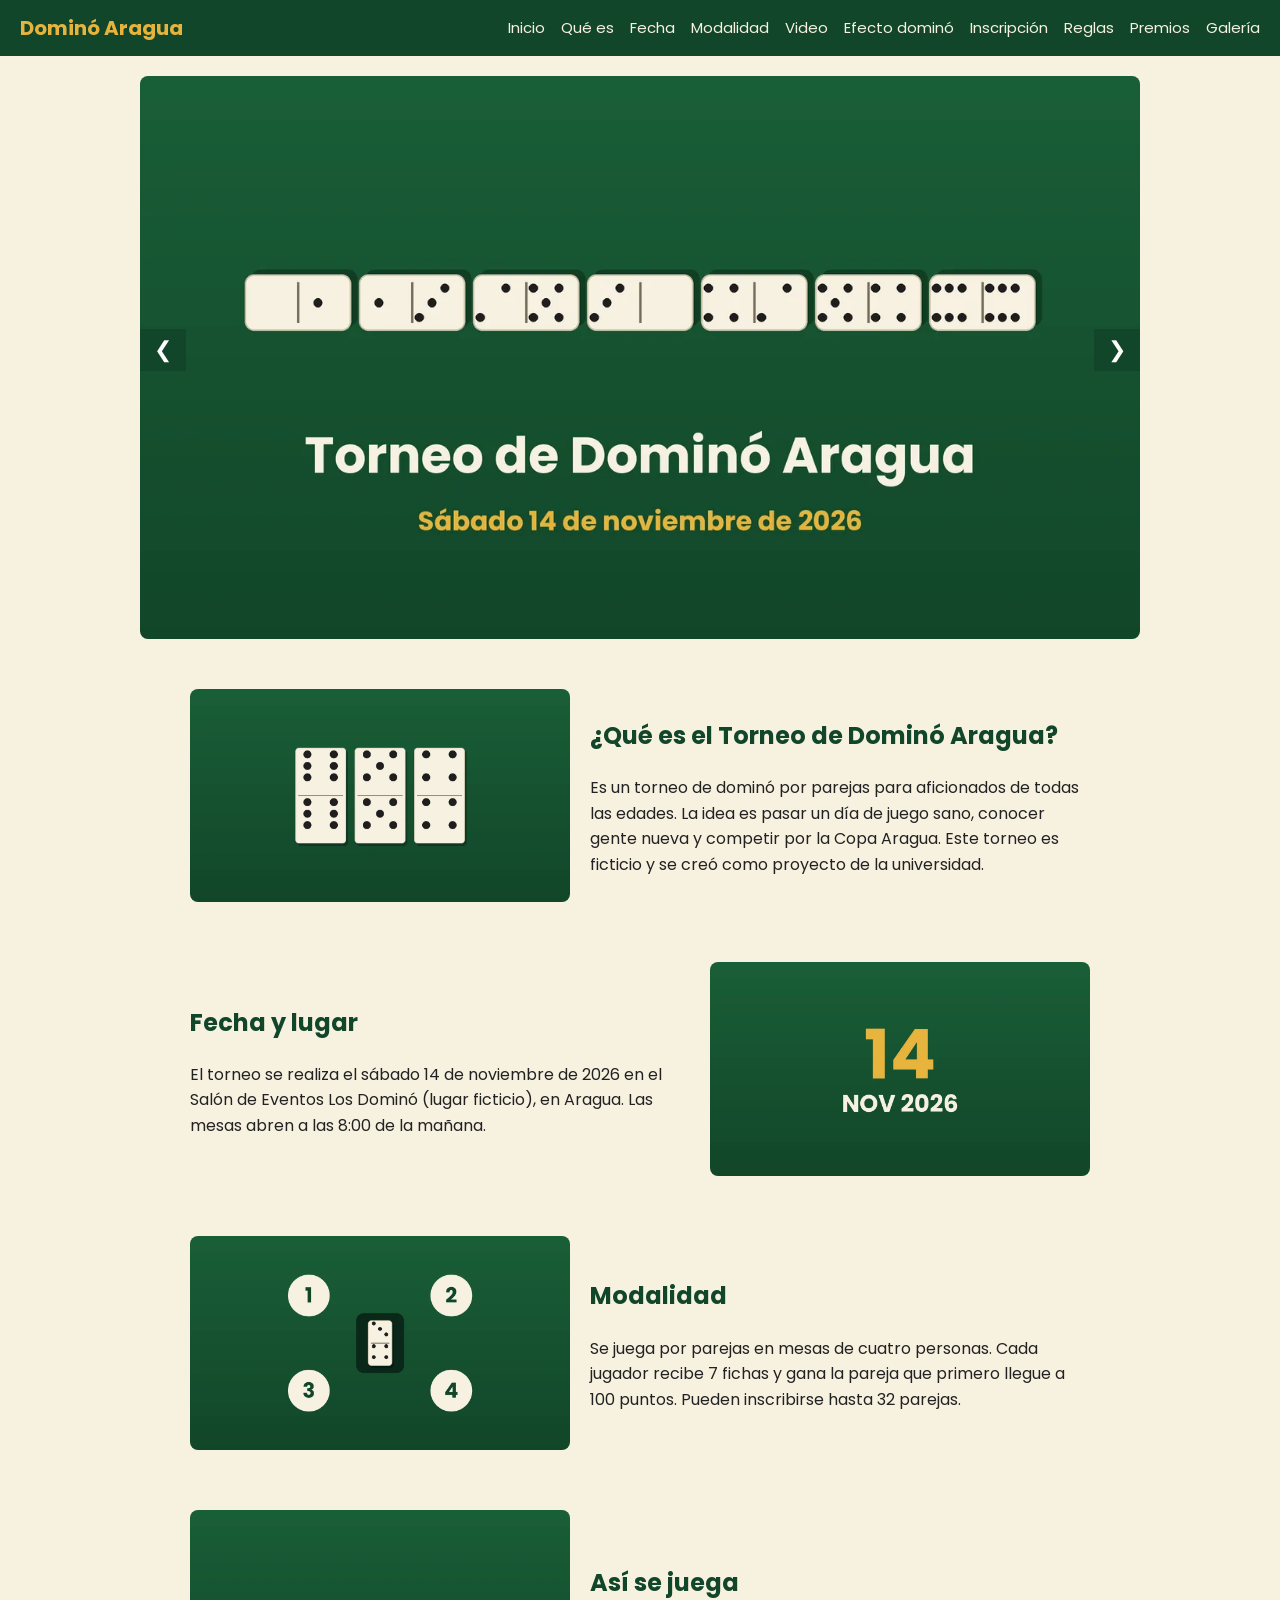
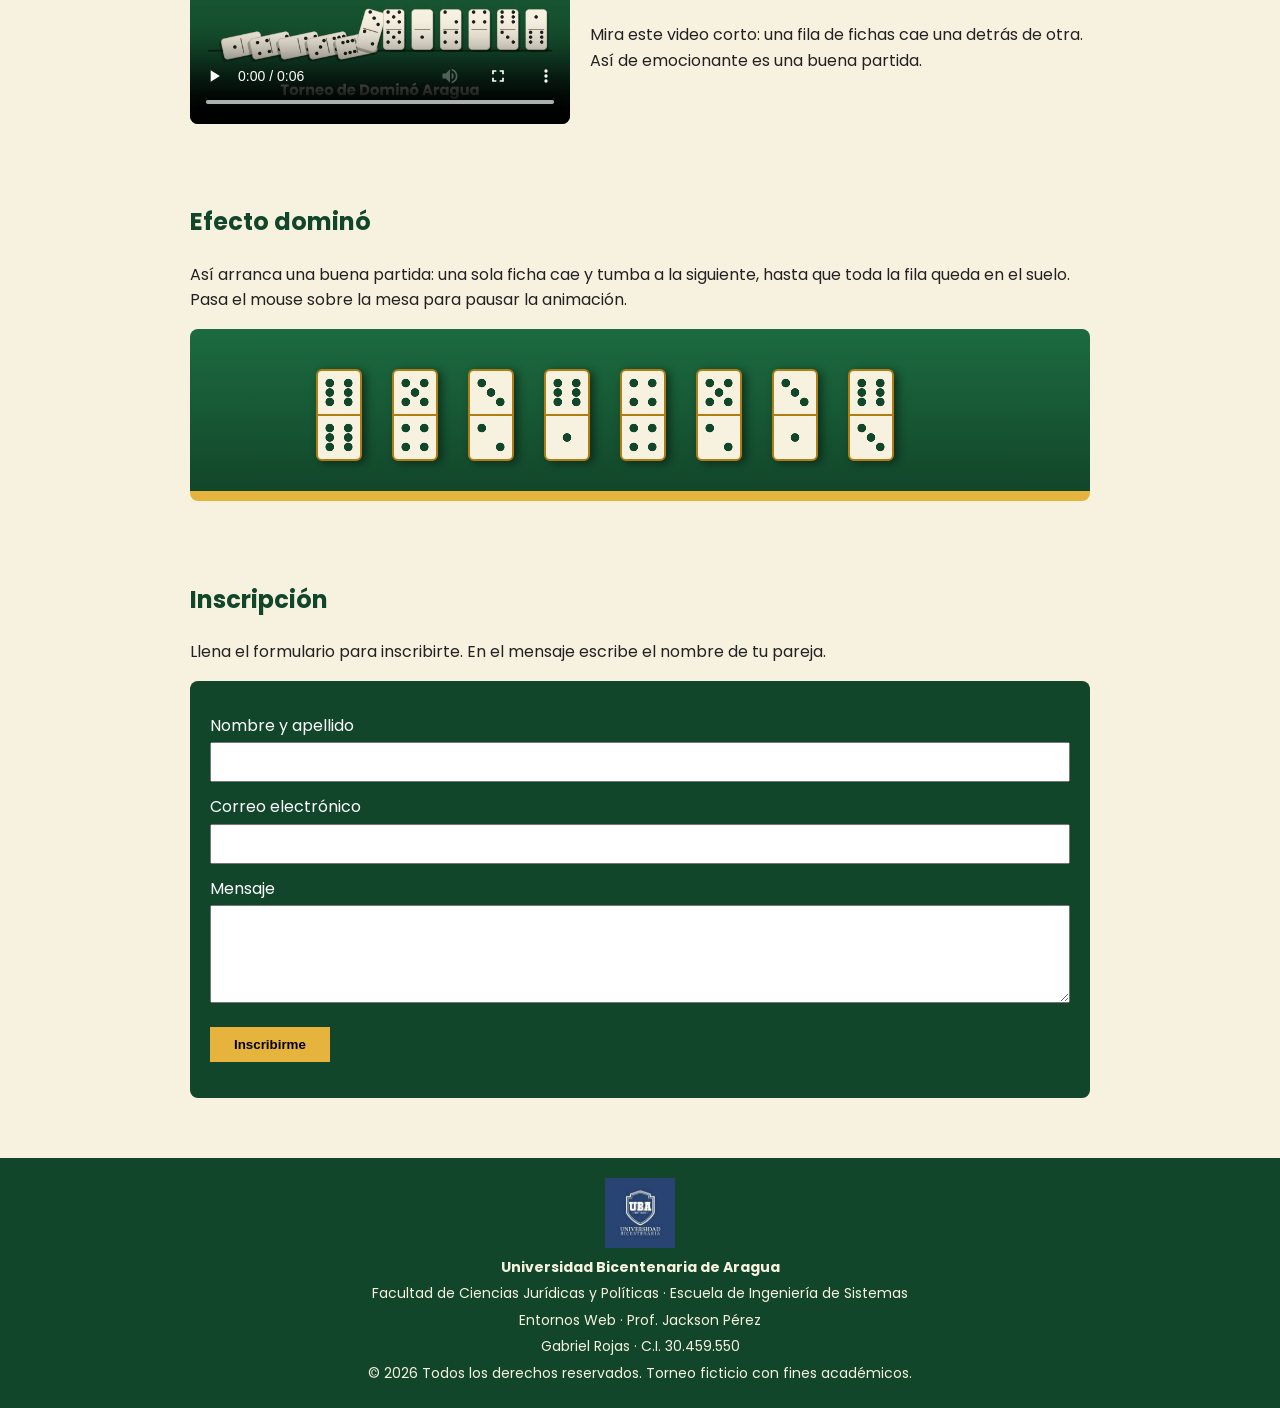
<file: index.html>
<!DOCTYPE html>
<html lang="es">
<head>
  <meta charset="UTF-8">
  <meta name="viewport" content="width=device-width, initial-scale=1">
  <title>Torneo de Dominó Aragua</title>
  <link rel="stylesheet" href="css/estilos.css">
</head>
<body>
  <header>
    <nav>
      <span class="logo">Dominó Aragua</span>
      <a href="index.html#inicio">Inicio</a>
      <a href="index.html#que-es">Qué es</a>
      <a href="index.html#fecha">Fecha</a>
      <a href="index.html#modalidad">Modalidad</a>
      <a href="index.html#video">Video</a>
      <a href="index.html#efecto-domino">Efecto dominó</a>
      <a href="index.html#inscripcion">Inscripción</a>
      <a href="reglas.html">Reglas</a>
      <a href="premios.html">Premios</a>
      <a href="galeria.html">Galería</a>
    </nav>
  </header>

  <div class="carrusel" id="inicio">
    <img class="activa" src="img/slide1.webp" alt="Fichas de dominó en fila con el nombre del torneo">
    <img src="img/slide2.webp" alt="Fichas de dominó regadas sobre una mesa verde">
    <img src="img/slide3.webp" alt="Fichas de dominó cayendo en cadena">
    <button id="anterior">&#10094;</button>
    <button id="siguiente">&#10095;</button>
  </div>

  <main>

  <section id="que-es">
    <div class="fila">
        <img src="img/que-es.webp" alt="Tres fichas de dominó dobles">
        <div>
          <h2>¿Qué es el Torneo de Dominó Aragua?</h2>
          <p>Es un torneo de dominó por parejas para aficionados de todas las edades. La idea es pasar un día de juego sano, conocer gente nueva y competir por la Copa Aragua. Este torneo es ficticio y se creó como proyecto de la universidad.</p>
        </div>
    </div>
  </section>

  <section id="fecha">
    <div class="fila">
        <div>
          <h2>Fecha y lugar</h2>
          <p>El torneo se realiza el sábado 14 de noviembre de 2026 en el Salón de Eventos Los Dominó (lugar ficticio), en Aragua. Las mesas abren a las 8:00 de la mañana.</p>
        </div>
        <img src="img/fecha.webp" alt="Fecha del torneo: 14 de noviembre de 2026">
    </div>
  </section>

  <section id="modalidad">
    <div class="fila">
        <img src="img/modalidad.webp" alt="Mesa de dominó con cuatro jugadores">
        <div>
          <h2>Modalidad</h2>
          <p>Se juega por parejas en mesas de cuatro personas. Cada jugador recibe 7 fichas y gana la pareja que primero llegue a 100 puntos. Pueden inscribirse hasta 32 parejas.</p>
        </div>
    </div>
  </section>

  <section id="video">
    <div class="fila">
        <video controls poster="img/poster-video.webp">
          <source src="video/domino.webm" type="video/webm">
          <source src="video/domino.mp4" type="video/mp4">
          Tu navegador no soporta video.
        </video>
        <div>
          <h2>Así se juega</h2>
          <p>Mira este video corto: una fila de fichas cae una detrás de otra. Así de emocionante es una buena partida.</p>
        </div>
    </div>
  </section>

  <section id="efecto-domino">
    <h2>Efecto dominó</h2>
    <p>Así arranca una buena partida: una sola ficha cae y tumba a la siguiente, hasta que toda la fila queda en el suelo. Pasa el mouse sobre la mesa para pausar la animación.</p>
    <div class="escena" role="img" aria-label="Animación de una fila de fichas de dominó que caen una tras otra">
      <div class="ficha" style="--i:0"><span class="p6"></span><span class="p6"></span></div>
      <div class="ficha" style="--i:1"><span class="p5"></span><span class="p4"></span></div>
      <div class="ficha" style="--i:2"><span class="p3"></span><span class="p2"></span></div>
      <div class="ficha" style="--i:3"><span class="p6"></span><span class="p1"></span></div>
      <div class="ficha" style="--i:4"><span class="p4"></span><span class="p4"></span></div>
      <div class="ficha" style="--i:5"><span class="p5"></span><span class="p2"></span></div>
      <div class="ficha" style="--i:6"><span class="p3"></span><span class="p1"></span></div>
      <div class="ficha" style="--i:7"><span class="p6"></span><span class="p3"></span></div>
    </div>
  </section>

  <section id="inscripcion">
    <h2>Inscripción</h2>
    <p>Llena el formulario para inscribirte. En el mensaje escribe el nombre de tu pareja.</p>
    <form id="registro">
      <label for="nombre">Nombre y apellido</label>
      <input type="text" id="nombre" name="nombre" required>

      <label for="email">Correo electrónico</label>
      <input type="email" id="email" name="email" required>

      <label for="mensaje">Mensaje</label>
      <textarea id="mensaje" name="mensaje" rows="4" required></textarea>

      <button class="enviar" type="submit">Inscribirme</button>
      <p id="respuesta"></p>
    </form>
  </section>
  </main>

  <footer>
    <img src="img/uba_logo.jpg" alt="Logo de la Universidad Bicentenaria de Aragua" width="70" height="70">
    <p><strong>Universidad Bicentenaria de Aragua</strong></p>
    <p>Facultad de Ciencias Jurídicas y Políticas · Escuela de Ingeniería de Sistemas</p>
    <p>Entornos Web · Prof. Jackson Pérez</p>
    <p>Gabriel Rojas · C.I. 30.459.550</p>
    <p>&copy; 2026 Todos los derechos reservados. Torneo ficticio con fines académicos.</p>
  </footer>
  <script src="js/main.js"></script>
</body>
</html>
</file>
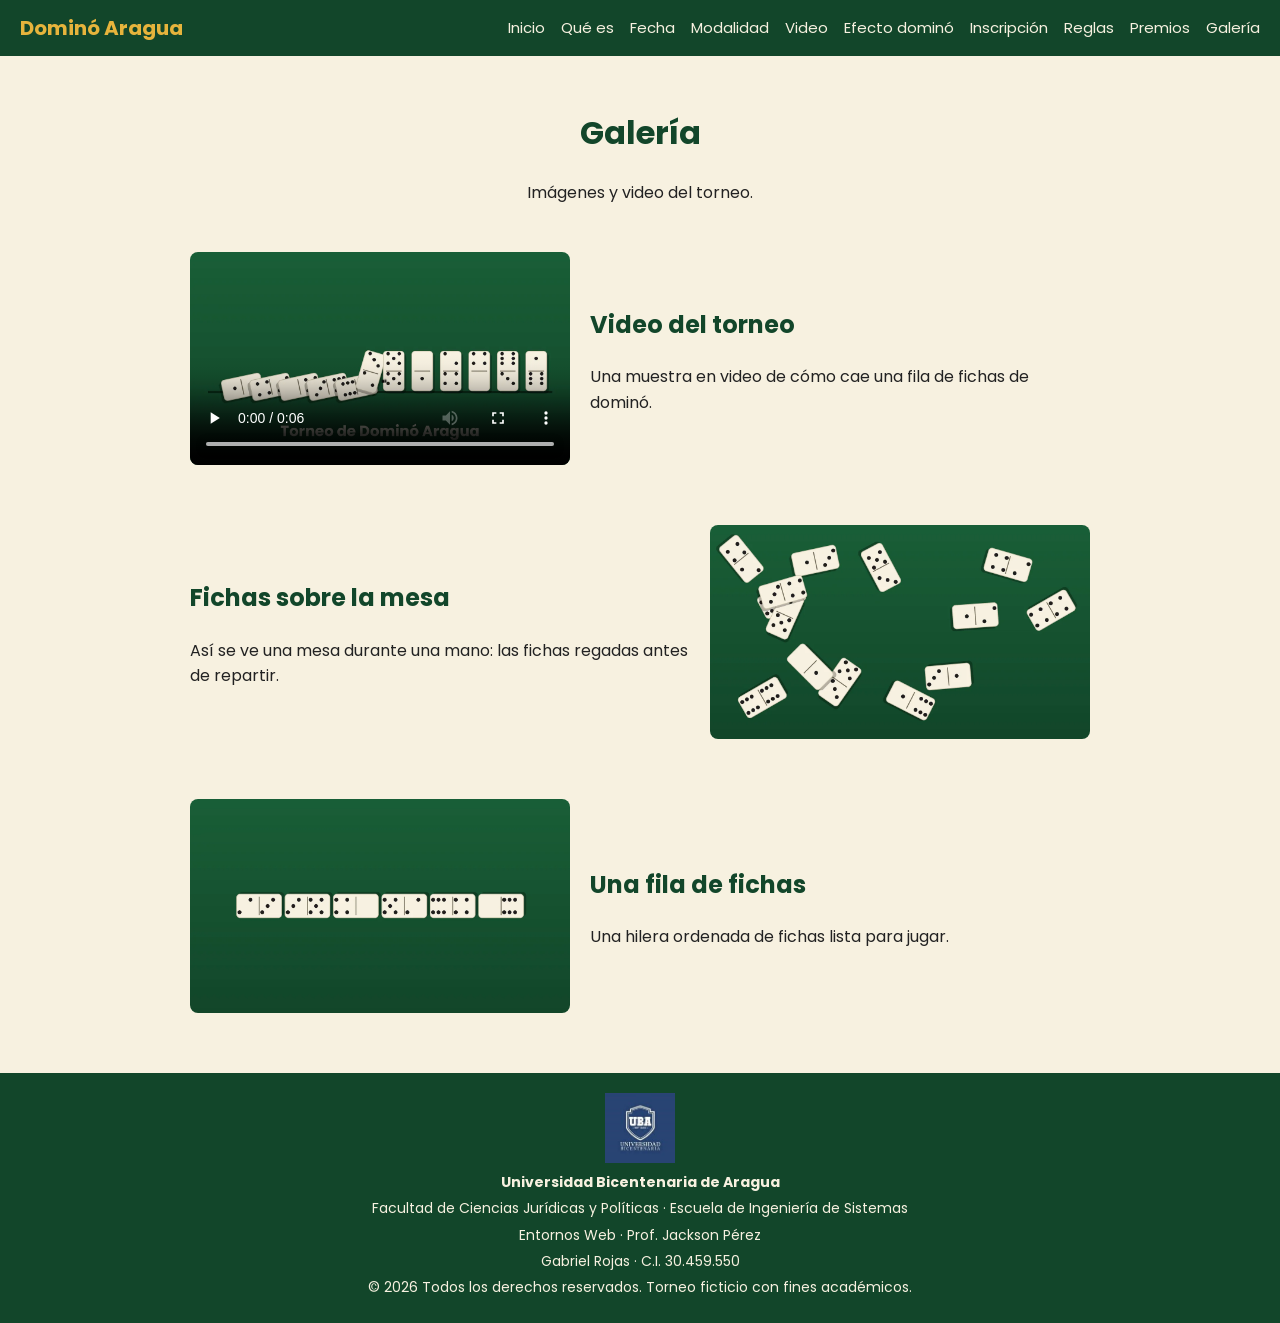
<file: galeria.html>
<!DOCTYPE html>
<html lang="es">
<head>
  <meta charset="UTF-8">
  <meta name="viewport" content="width=device-width, initial-scale=1">
  <title>Galería | Dominó Aragua</title>
  <link rel="stylesheet" href="css/estilos.css">
</head>
<body>
  <header>
    <nav>
      <span class="logo">Dominó Aragua</span>
      <a href="index.html#inicio">Inicio</a>
      <a href="index.html#que-es">Qué es</a>
      <a href="index.html#fecha">Fecha</a>
      <a href="index.html#modalidad">Modalidad</a>
      <a href="index.html#video">Video</a>
      <a href="index.html#efecto-domino">Efecto dominó</a>
      <a href="index.html#inscripcion">Inscripción</a>
      <a href="reglas.html">Reglas</a>
      <a href="premios.html">Premios</a>
      <a href="galeria.html">Galería</a>
    </nav>
  </header>

  <main>
  <div class="titulo">
    <h1>Galería</h1>
    <p>Imágenes y video del torneo.</p>
  </div>

  <section>
    <div class="fila">
        <video controls poster="img/poster-video.webp">
          <source src="video/domino.webm" type="video/webm">
          <source src="video/domino.mp4" type="video/mp4">
          Tu navegador no soporta video.
        </video>
        <div>
          <h2>Video del torneo</h2>
          <p>Una muestra en video de cómo cae una fila de fichas de dominó.</p>
        </div>
    </div>
  </section>

  <section>
    <div class="fila">
        <div>
          <h2>Fichas sobre la mesa</h2>
          <p>Así se ve una mesa durante una mano: las fichas regadas antes de repartir.</p>
        </div>
        <img src="img/galeria1.webp" alt="Fichas de dominó regadas sobre la mesa">
    </div>
  </section>

  <section>
    <div class="fila">
        <img src="img/galeria2.webp" alt="Fila de fichas de dominó">
        <div>
          <h2>Una fila de fichas</h2>
          <p>Una hilera ordenada de fichas lista para jugar.</p>
        </div>
    </div>
  </section>
  </main>

  <footer>
    <img src="img/uba_logo.jpg" alt="Logo de la Universidad Bicentenaria de Aragua" width="70" height="70">
    <p><strong>Universidad Bicentenaria de Aragua</strong></p>
    <p>Facultad de Ciencias Jurídicas y Políticas · Escuela de Ingeniería de Sistemas</p>
    <p>Entornos Web · Prof. Jackson Pérez</p>
    <p>Gabriel Rojas · C.I. 30.459.550</p>
    <p>&copy; 2026 Todos los derechos reservados. Torneo ficticio con fines académicos.</p>
  </footer>
  <script src="js/main.js"></script>
</body>
</html>
</file>
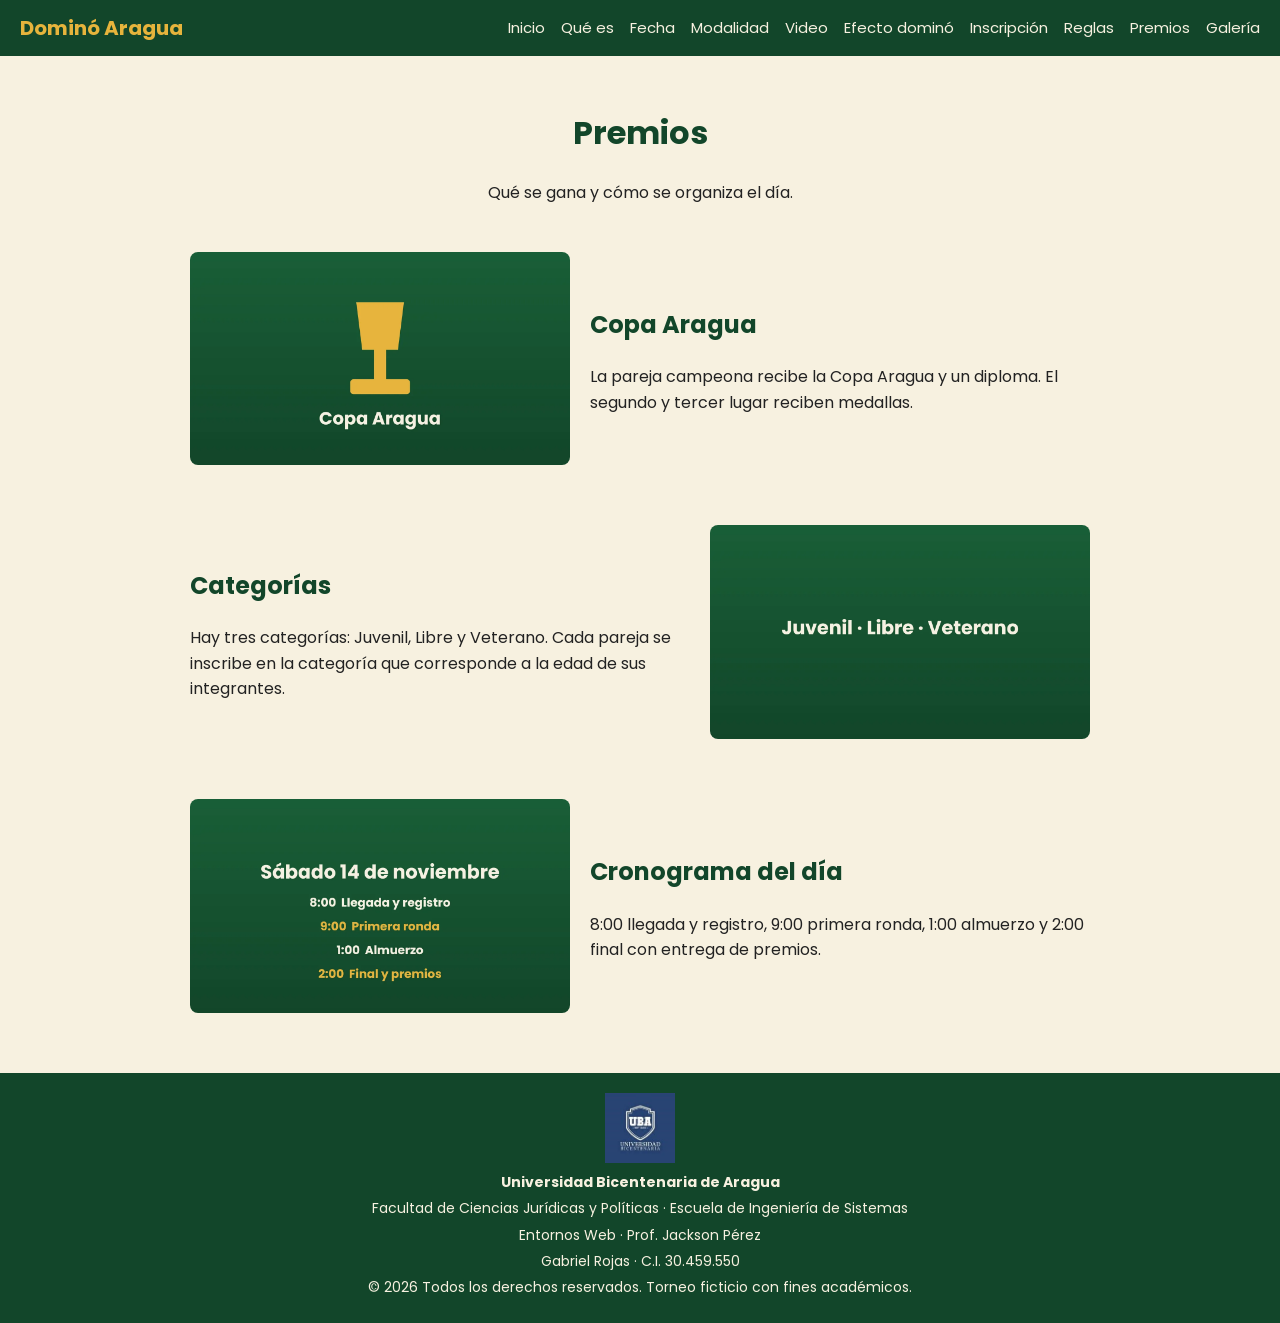
<file: premios.html>
<!DOCTYPE html>
<html lang="es">
<head>
  <meta charset="UTF-8">
  <meta name="viewport" content="width=device-width, initial-scale=1">
  <title>Premios | Dominó Aragua</title>
  <link rel="stylesheet" href="css/estilos.css">
</head>
<body>
  <header>
    <nav>
      <span class="logo">Dominó Aragua</span>
      <a href="index.html#inicio">Inicio</a>
      <a href="index.html#que-es">Qué es</a>
      <a href="index.html#fecha">Fecha</a>
      <a href="index.html#modalidad">Modalidad</a>
      <a href="index.html#video">Video</a>
      <a href="index.html#efecto-domino">Efecto dominó</a>
      <a href="index.html#inscripcion">Inscripción</a>
      <a href="reglas.html">Reglas</a>
      <a href="premios.html">Premios</a>
      <a href="galeria.html">Galería</a>
    </nav>
  </header>

  <main>
  <div class="titulo">
    <h1>Premios</h1>
    <p>Qué se gana y cómo se organiza el día.</p>
  </div>

  <section>
    <div class="fila">
        <img src="img/copa.webp" alt="Copa dorada">
        <div>
          <h2>Copa Aragua</h2>
          <p>La pareja campeona recibe la Copa Aragua y un diploma. El segundo y tercer lugar reciben medallas.</p>
        </div>
    </div>
  </section>

  <section>
    <div class="fila">
        <div>
          <h2>Categorías</h2>
          <p>Hay tres categorías: Juvenil, Libre y Veterano. Cada pareja se inscribe en la categoría que corresponde a la edad de sus integrantes.</p>
        </div>
        <img src="img/categorias.webp" alt="Categorías Juvenil, Libre y Veterano">
    </div>
  </section>

  <section>
    <div class="fila">
        <img src="img/cronograma.webp" alt="Horario del torneo">
        <div>
          <h2>Cronograma del día</h2>
          <p>8:00 llegada y registro, 9:00 primera ronda, 1:00 almuerzo y 2:00 final con entrega de premios.</p>
        </div>
    </div>
  </section>
  </main>

  <footer>
    <img src="img/uba_logo.jpg" alt="Logo de la Universidad Bicentenaria de Aragua" width="70" height="70">
    <p><strong>Universidad Bicentenaria de Aragua</strong></p>
    <p>Facultad de Ciencias Jurídicas y Políticas · Escuela de Ingeniería de Sistemas</p>
    <p>Entornos Web · Prof. Jackson Pérez</p>
    <p>Gabriel Rojas · C.I. 30.459.550</p>
    <p>&copy; 2026 Todos los derechos reservados. Torneo ficticio con fines académicos.</p>
  </footer>
  <script src="js/main.js"></script>
</body>
</html>
</file>
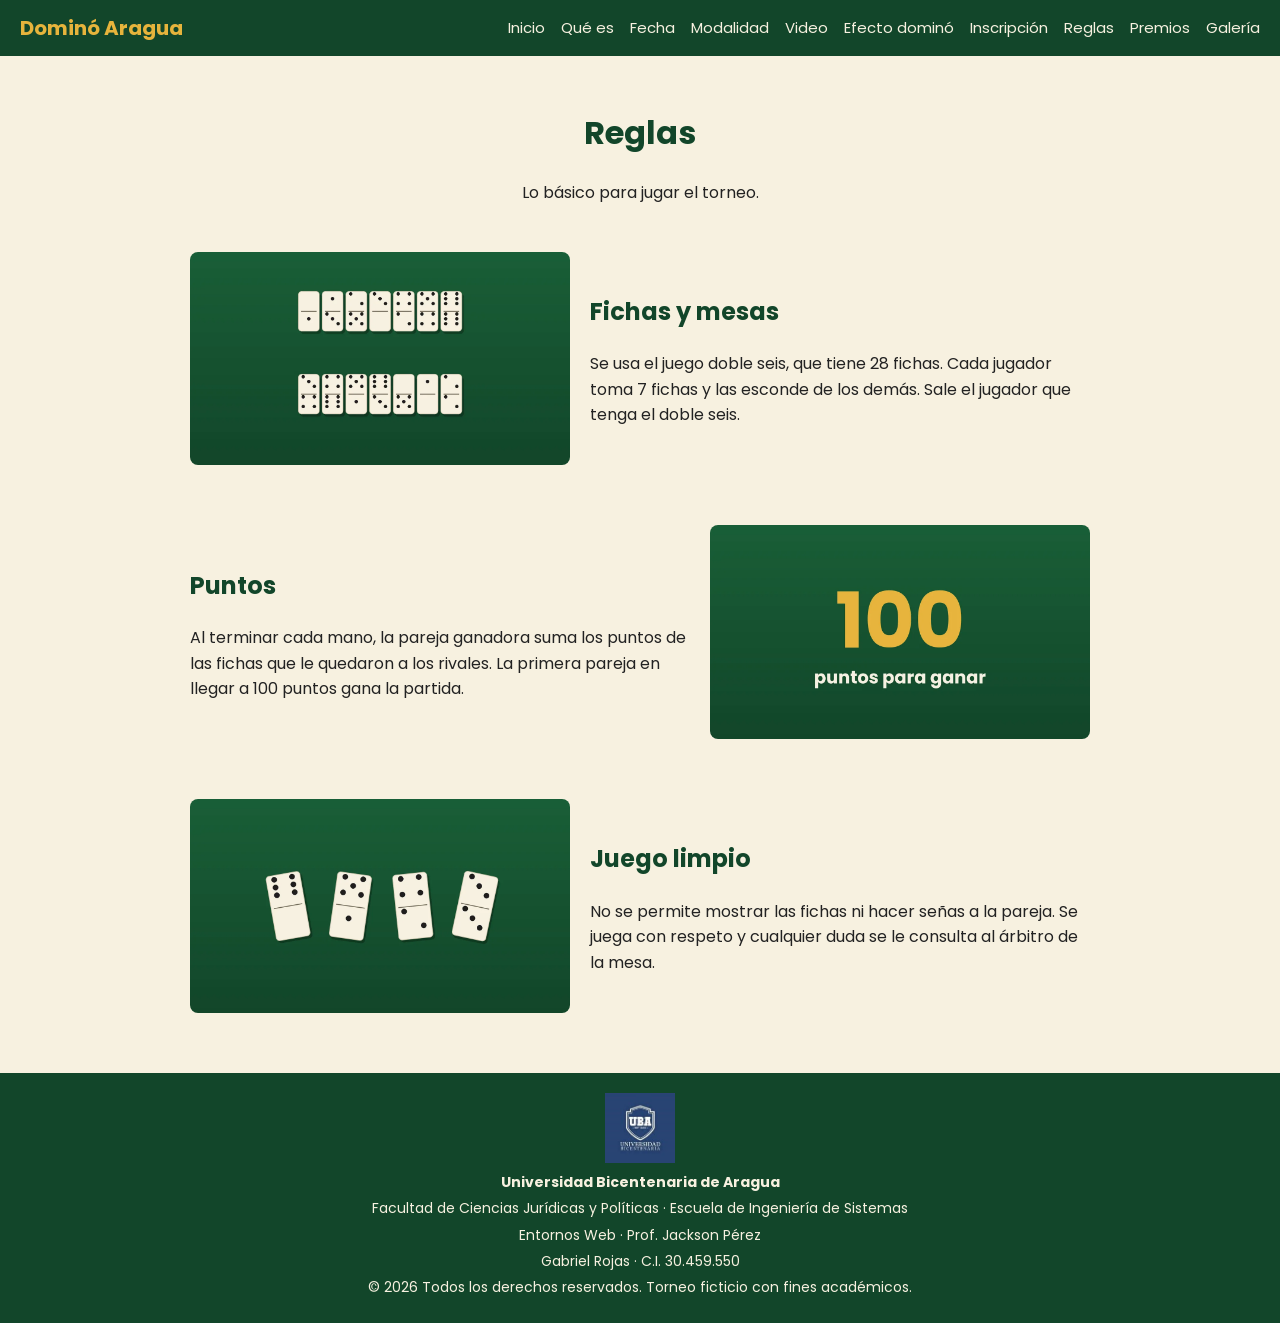
<file: reglas.html>
<!DOCTYPE html>
<html lang="es">
<head>
  <meta charset="UTF-8">
  <meta name="viewport" content="width=device-width, initial-scale=1">
  <title>Reglas | Dominó Aragua</title>
  <link rel="stylesheet" href="css/estilos.css">
</head>
<body>
  <header>
    <nav>
      <span class="logo">Dominó Aragua</span>
      <a href="index.html#inicio">Inicio</a>
      <a href="index.html#que-es">Qué es</a>
      <a href="index.html#fecha">Fecha</a>
      <a href="index.html#modalidad">Modalidad</a>
      <a href="index.html#video">Video</a>
      <a href="index.html#efecto-domino">Efecto dominó</a>
      <a href="index.html#inscripcion">Inscripción</a>
      <a href="reglas.html">Reglas</a>
      <a href="premios.html">Premios</a>
      <a href="galeria.html">Galería</a>
    </nav>
  </header>

  <main>
  <div class="titulo">
    <h1>Reglas</h1>
    <p>Lo básico para jugar el torneo.</p>
  </div>

  <section>
    <div class="fila">
        <img src="img/fichas.webp" alt="Dos filas de fichas de dominó">
        <div>
          <h2>Fichas y mesas</h2>
          <p>Se usa el juego doble seis, que tiene 28 fichas. Cada jugador toma 7 fichas y las esconde de los demás. Sale el jugador que tenga el doble seis.</p>
        </div>
    </div>
  </section>

  <section>
    <div class="fila">
        <div>
          <h2>Puntos</h2>
          <p>Al terminar cada mano, la pareja ganadora suma los puntos de las fichas que le quedaron a los rivales. La primera pareja en llegar a 100 puntos gana la partida.</p>
        </div>
        <img src="img/puntos.webp" alt="El número 100, puntos para ganar">
    </div>
  </section>

  <section>
    <div class="fila">
        <img src="img/juego-limpio.webp" alt="Cuatro fichas de dominó juntas">
        <div>
          <h2>Juego limpio</h2>
          <p>No se permite mostrar las fichas ni hacer señas a la pareja. Se juega con respeto y cualquier duda se le consulta al árbitro de la mesa.</p>
        </div>
    </div>
  </section>
  </main>

  <footer>
    <img src="img/uba_logo.jpg" alt="Logo de la Universidad Bicentenaria de Aragua" width="70" height="70">
    <p><strong>Universidad Bicentenaria de Aragua</strong></p>
    <p>Facultad de Ciencias Jurídicas y Políticas · Escuela de Ingeniería de Sistemas</p>
    <p>Entornos Web · Prof. Jackson Pérez</p>
    <p>Gabriel Rojas · C.I. 30.459.550</p>
    <p>&copy; 2026 Todos los derechos reservados. Torneo ficticio con fines académicos.</p>
  </footer>
  <script src="js/main.js"></script>
</body>
</html>
</file>
<file: css/estilos.css>
@font-face { font-family: "Poppins"; font-weight: 400; src: url("../fonts/poppins-latin-400-normal.woff2") format("woff2"); }
@font-face { font-family: "Poppins"; font-weight: 700; src: url("../fonts/poppins-latin-700-normal.woff2") format("woff2"); }

html { scroll-behavior: smooth; }

body {
  margin: 0;
  font-family: "Poppins", Arial, sans-serif;
  background-color: #f7f1e0;
  color: #222222;
  line-height: 1.6;
}

img, video { max-width: 100%; height: auto; }

/* Menu de navegacion */
header { background-color: #12462a; padding: 12px 20px; position: sticky; top: 0; z-index: 100; }
nav { display: flex; flex-wrap: wrap; align-items: center; gap: 8px 16px; }
nav .logo { color: #e6b43c; font-weight: 700; font-size: 20px; margin-right: auto; }
nav a { color: #f7f1e0; text-decoration: none; }
nav a { font-size: 15px; transition: color 0.3s; }
nav a:hover { color: #e6b43c; }

/* Carrusel */
.carrusel { position: relative; max-width: 1000px; margin: 20px auto; }
.carrusel img { width: 100%; display: none; border-radius: 8px; }
.carrusel img.activa { display: block; }
.carrusel button {
  position: absolute; top: 45%;
  background-color: #12462a; color: white;
  border: none; font-size: 22px; padding: 8px 14px; cursor: pointer;
}
#anterior { left: 0; }
#siguiente { right: 0; }

/* Secciones */
section { max-width: 900px; margin: 0 auto; padding: 30px 20px; }
section h2 { color: #12462a; }
.fila { display: flex; flex-wrap: wrap; gap: 20px; align-items: center; }
.fila img, .fila video { width: 380px; border-radius: 8px; }
.fila div { flex: 1; min-width: 260px; }
.titulo { text-align: center; padding: 30px 20px 0; }
.titulo h1 { color: #12462a; }

/* Formulario */
form { background-color: #12462a; color: white; padding: 20px; border-radius: 8px; }
label { display: block; margin-top: 12px; }
input, textarea { width: 100%; padding: 8px; margin-top: 4px; box-sizing: border-box; font-family: inherit; }
button.enviar { margin-top: 16px; background-color: #e6b43c; border: none; padding: 10px 24px; font-weight: 700; cursor: pointer; }

/* Footer */
footer { background-color: #12462a; color: #f7f1e0; text-align: center; padding: 20px; margin-top: 30px; font-size: 14px; }
footer p { margin: 4px 0; }
footer img { display: block; margin: 0 auto 8px; }

/* Sumativa 3: efectos */
/* La seccion no queda tapada por el menu fijo */
.carrusel, section { scroll-margin-top: 70px; }

/* Titulos: cambian de color y crecen suavemente */
section h2, .titulo h1 {
  transition: color 0.5s ease, font-size 0.5s ease;
  font-size: 1.5rem;
}
.titulo h1 { font-size: 2rem; }
section h2:hover { color: #b07d12; font-size: 1.9rem; }
.titulo h1:hover { color: #b07d12; font-size: 2.5rem; }

/* Imagenes: efecto marco al pasar el mouse */
.fila img, .carrusel img {
  outline: 4px solid transparent;
  outline-offset: 0;
  transition: outline-color 0.4s ease, outline-offset 0.4s ease, transform 0.4s ease;
}
.fila img:hover, .carrusel img:hover {
  outline-color: #e6b43c;
  outline-offset: 8px;
  transform: scale(1.03);
}

/* Sumativa 4: animacion CSS3 "Efecto dominó" (solo CSS, sin JavaScript) */
.escena {
  --pip: #12462a;
  --tl: radial-gradient(circle at 28% 28%, var(--pip) 0.2em, transparent 0.23em);
  --tr: radial-gradient(circle at 72% 28%, var(--pip) 0.2em, transparent 0.23em);
  --ml: radial-gradient(circle at 28% 50%, var(--pip) 0.2em, transparent 0.23em);
  --mr: radial-gradient(circle at 72% 50%, var(--pip) 0.2em, transparent 0.23em);
  --bl: radial-gradient(circle at 28% 72%, var(--pip) 0.2em, transparent 0.23em);
  --br: radial-gradient(circle at 72% 72%, var(--pip) 0.2em, transparent 0.23em);
  --c: radial-gradient(circle at 50% 50%, var(--pip) 0.2em, transparent 0.23em);

  font-size: min(20px, 2.4vw);
  display: flex;
  justify-content: center;
  align-items: flex-end;
  gap: 1.5em;
  padding: 2em 5em 1.5em 1.5em;
  background: linear-gradient(#1c6b40, #12462a);
  border-bottom: 0.5em solid #e6b43c;
  border-radius: 8px;
  overflow: hidden;
}

.ficha {
  width: 2.3em;
  height: 4.6em;
  display: flex;
  flex-direction: column;
  background-color: #f7f1e0;
  border: 0.1em solid #b07d12;
  border-radius: 0.3em;
  box-sizing: border-box;
  transform-origin: bottom right;
  filter: drop-shadow(0.2em 0.1em 0.2em rgba(0, 0, 0, 0.45));
  animation: caer 10s infinite;
  animation-delay: calc(var(--i) * 0.42s);
  --giro: 19deg;
}
.ficha:last-child { --giro: 80deg; }

/* Linea que divide las dos mitades de la ficha */
.ficha span { flex: 1; }
.ficha span:first-child { border-bottom: 0.1em solid #b07d12; }

/* Puntos de cada mitad (1 a 6) */
.p1 { background: var(--c); }
.p2 { background: var(--tl), var(--br); }
.p3 { background: var(--tl), var(--c), var(--br); }
.p4 { background: var(--tl), var(--tr), var(--bl), var(--br); }
.p5 { background: var(--tl), var(--tr), var(--c), var(--bl), var(--br); }
.p6 { background: var(--tl), var(--tr), var(--ml), var(--mr), var(--bl), var(--br); }

@keyframes caer {
  0%, 8%   { transform: rotate(0deg); animation-timing-function: cubic-bezier(0.55, 0, 1, 0.45); }
  13%, 45% { transform: rotate(var(--giro)); animation-timing-function: ease-out; }
  62%, 100% { transform: rotate(0deg); }
}

/* Pausar al pasar el mouse */
.escena:hover .ficha { animation-play-state: paused; }

/* Respeta a quien prefiere menos movimiento */
@media (prefers-reduced-motion: reduce) {
  .ficha { animation: none; }
}

@media (max-width: 600px) {
  nav a { font-size: 13px; }
  nav .logo { width: 100%; }
  .carrusel, section { scroll-margin-top: 110px; }
}
</file>
